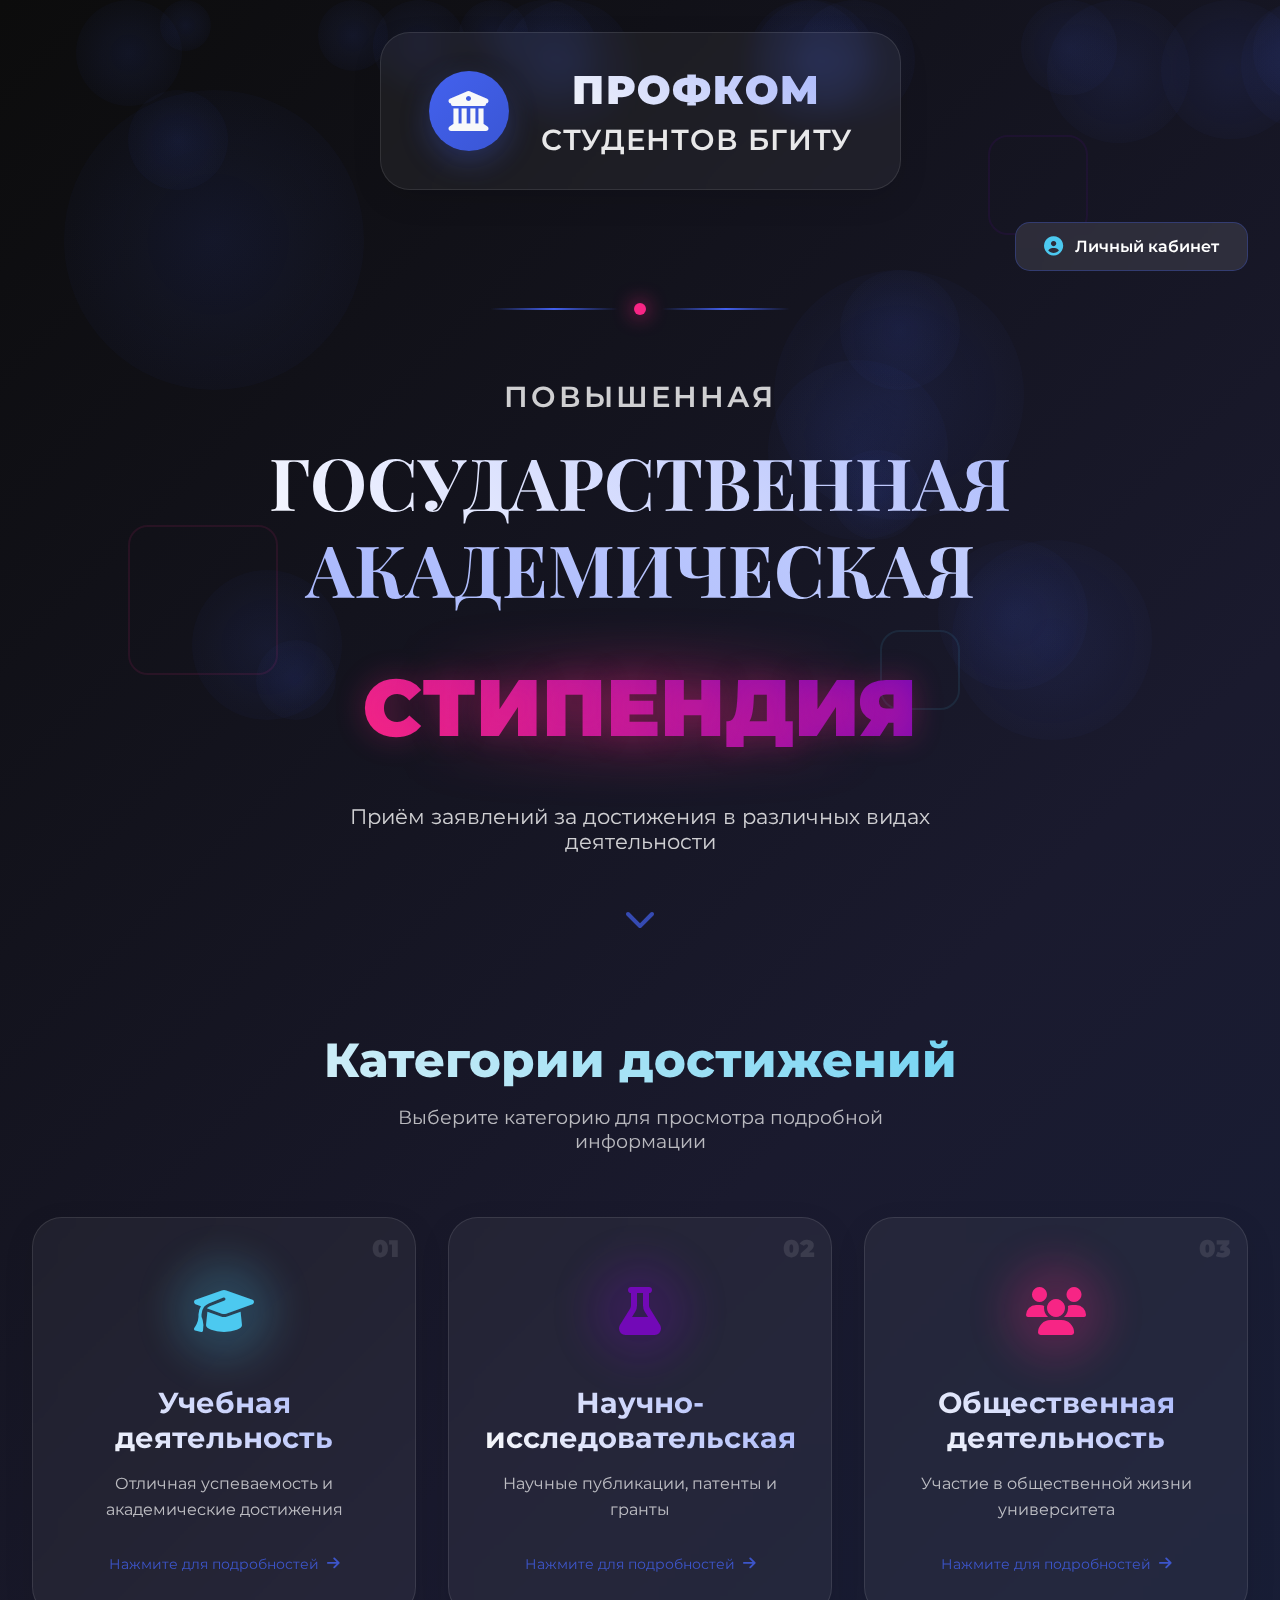
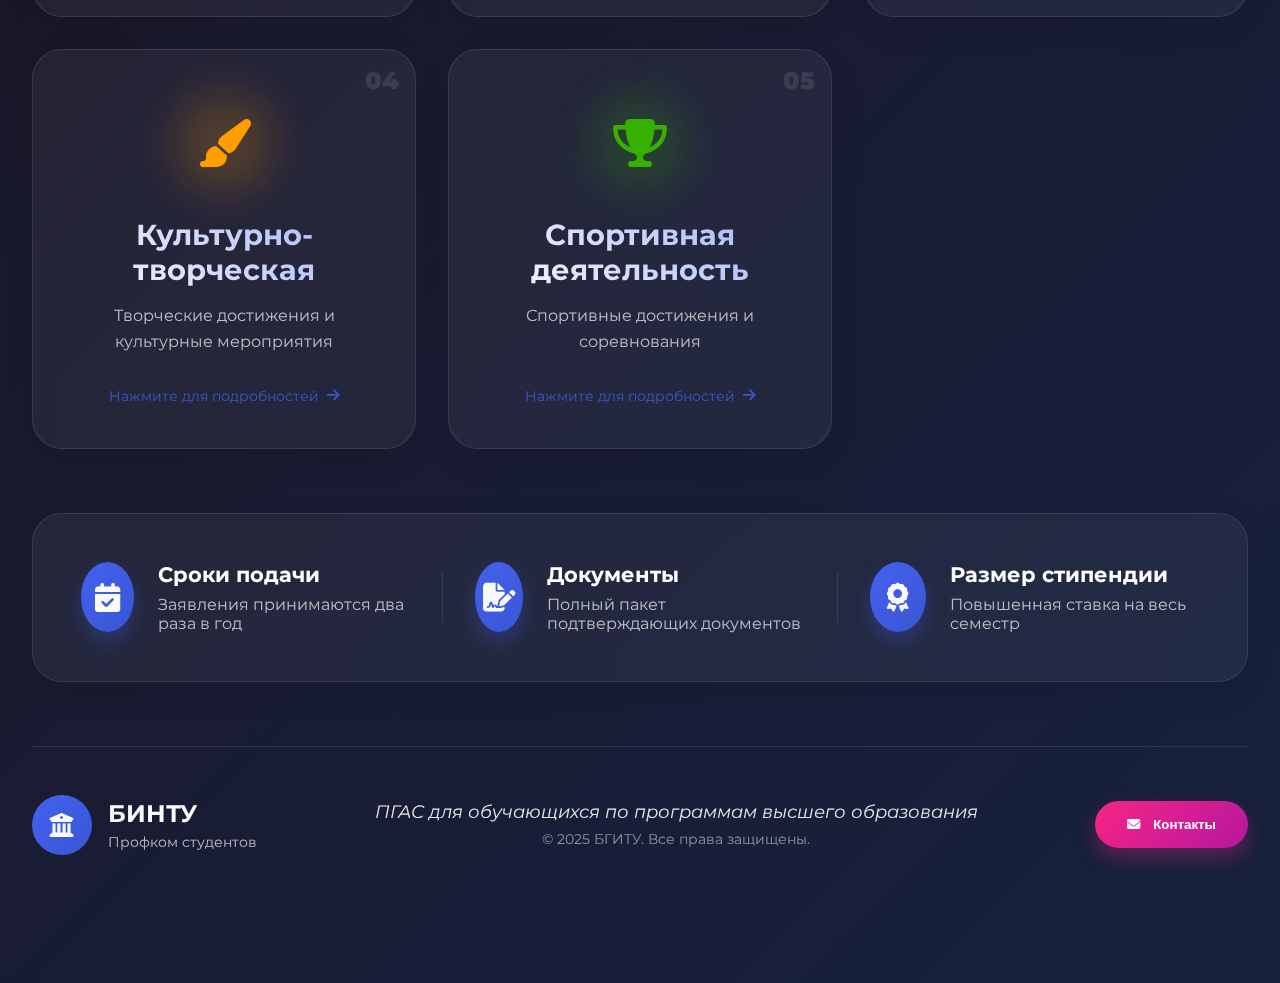
<file: index.html>
<!DOCTYPE html>
<html lang="ru">
<head>
    <meta charset="UTF-8">
    <meta name="viewport" content="width=device-width, initial-scale=1.0">
    <title>ПГАС БГИТУ | Повышенная государственная академическая стипендия</title>
    <link rel="stylesheet" href="style.css">
    <link rel="preconnect" href="https://fonts.googleapis.com">
    <link rel="preconnect" href="https://fonts.gstatic.com" crossorigin>
    <link href="https://fonts.googleapis.com/css2?family=Montserrat:wght@300;400;500;600;700;800;900&family=Playfair+Display:wght@400;500;600;700&display=swap" rel="stylesheet">
    <link rel="stylesheet" href="https://cdnjs.cloudflare.com/ajax/libs/font-awesome/6.4.0/css/all.min.css">
</head>
<body>
    <!-- Фоновые элементы -->
    <div class="background-elements">
        <div class="particle particle-1"></div>
        <div class="particle particle-2"></div>
        <div class="particle particle-3"></div>
        <div class="particle particle-4"></div>
        <div class="particle particle-5"></div>
        <div class="floating-shape shape-1"></div>
        <div class="floating-shape shape-2"></div>
        <div class="floating-shape shape-3"></div>
    </div>

    <!-- Главный контейнер -->
    <div class="main-container">
        <!-- Анимированный хедер -->
        <header class="main-header">
            <div class="header-content">
                <div class="logo-container">
                    <div class="logo-icon">
                        <i class="fas fa-university"></i>
                    </div>
                    <div class="logo-text">
                        <h1>ПРОФКОМ</h1>
                        <h2>СТУДЕНТОВ БГИТУ</h2>
                    </div>
                </div>
                <div class="header-actions">
                    <a href="dashboard.html" class="dashboard-btn">
                <i class="fas fa-user-circle"></i>
                <span>Личный кабинет</span>
            </a>
        </div>
                <div class="header-decoration">
                    <div class="decoration-line"></div>
                    <div class="decoration-dot"></div>
                    <div class="decoration-line"></div>
                </div>
            </div>
        </header>

        <!-- Герой-секция -->
        <section class="hero-section">
            <div class="hero-content">
                <div class="title-wrapper">
                    <h3 class="subtitle">ПОВЫШЕННАЯ</h3>
                    <h1 class="main-title">
                        <span class="title-word title-word-1">ГОСУДАРСТВЕННАЯ</span>
                        <span class="title-word title-word-2">АКАДЕМИЧЕСКАЯ</span>
                    </h1>
                    <h2 class="highlight-title">
                        <span class="highlight-text">СТИПЕНДИЯ</span>
                        <span class="highlight-glow"></span>
                    </h2>
                </div>

                <div class="hero-description">
                    <p>Приём заявлений за достижения в различных видах деятельности</p>
                    <div class="scroll-indicator">
                        <i class="fas fa-chevron-down"></i>
                    </div>
                </div>
            </div>
        </section>

        <!-- Сетка категорий стипендий -->
        <section class="categories-section">
            <div class="section-header">
                <h2 class="section-title">Категории достижений</h2>
                <p class="section-subtitle">Выберите категорию для просмотра подробной информации</p>
            </div>

            <div class="categories-grid">
    <!-- Учебная деятельность -->
    <div class="category-card" data-category="academic">
        <div class="card-inner">
            <div class="card-front">
                <div class="card-icon">
                    <i class="fas fa-graduation-cap"></i>
                    <div class="icon-glow"></div>
                </div>
                <div class="card-number">01</div>
                <h3 class="card-title">Учебная деятельность</h3>
                <p class="card-description">Отличная успеваемость и академические достижения</p>
                <div class="card-hint">
                    <span>Нажмите для подробностей</span>
                    <i class="fas fa-arrow-right"></i>
                </div>
            </div>
        </div>
        <div class="card-glow"></div>
        <!-- Hover контент -->
        <div class="card-hover-content">
            <h4>Основные критерии:</h4>
            <ul class="card-hover-list">
                <li>Отличная успеваемость</li>
                <li>Награды за проекты</li>
                <li>Победы в олимпиадах</li>
            </ul>
        </div>
    </div>

    <!-- Научно-исследовательская деятельность -->
    <div class="category-card" data-category="research">
        <div class="card-inner">
            <div class="card-front">
                <div class="card-icon">
                    <i class="fas fa-flask"></i>
                    <div class="icon-glow"></div>
                </div>
                <div class="card-number">02</div>
                <h3 class="card-title">Научно-исследовательская</h3>
                <p class="card-description">Научные публикации, патенты и гранты</p>
                <div class="card-hint">
                    <span>Нажмите для подробностей</span>
                    <i class="fas fa-arrow-right"></i>
                </div>
            </div>
        </div>
        <div class="card-glow"></div>
        <!-- Hover контент -->
        <div class="card-hover-content">
            <h4>Основные критерии:</h4>
            <ul class="card-hover-list">
                <li>Научные публикации</li>
                <li>Патенты и свидетельства</li>
                <li>Получение грантов</li>
            </ul>
        </div>
    </div>

    <!-- Общественная деятельность -->
    <div class="category-card" data-category="social">
        <div class="card-inner">
            <div class="card-front">
                <div class="card-icon">
                    <i class="fas fa-users"></i>
                    <div class="icon-glow"></div>
                </div>
                <div class="card-number">03</div>
                <h3 class="card-title">Общественная деятельность</h3>
                <p class="card-description">Участие в общественной жизни университета</p>
                <div class="card-hint">
                    <span>Нажмите для подробностей</span>
                    <i class="fas fa-arrow-right"></i>
                </div>
            </div>
        </div>
        <div class="card-glow"></div>
        <!-- Hover контент -->
        <div class="card-hover-content">
            <h4>Основные критерии:</h4>
            <ul class="card-hover-list">
                <li>Организация мероприятий</li>
                <li>Волонтерская деятельность</li>
                <li>Лидерские позиции</li>
            </ul>
        </div>
    </div>

    <!-- Культурно-творческая деятельность -->
    <div class="category-card" data-category="cultural">
        <div class="card-inner">
            <div class="card-front">
                <div class="card-icon">
                    <i class="fas fa-paint-brush"></i>
                    <div class="icon-glow"></div>
                </div>
                <div class="card-number">04</div>
                <h3 class="card-title">Культурно-творческая</h3>
                <p class="card-description">Творческие достижения и культурные мероприятия</p>
                <div class="card-hint">
                    <span>Нажмите для подробностей</span>
                    <i class="fas fa-arrow-right"></i>
                </div>
            </div>
        </div>
        <div class="card-glow"></div>
        <!-- Hover контент -->
        <div class="card-hover-content">
            <h4>Основные критерии:</h4>
            <ul class="card-hover-list">
                <li>Участие в конкурсах</li>
                <li>Творческие проекты</li>
                <li>Культурные мероприятия</li>
            </ul>
        </div>
    </div>

    <!-- Спортивная деятельность -->
    <div class="category-card" data-category="sport">
        <div class="card-inner">
            <div class="card-front">
                <div class="card-icon">
                    <i class="fas fa-trophy"></i>
                    <div class="icon-glow"></div>
                </div>
                <div class="card-number">05</div>
                <h3 class="card-title">Спортивная деятельность</h3>
                <p class="card-description">Спортивные достижения и соревнования</p>
                <div class="card-hint">
                    <span>Нажмите для подробностей</span>
                    <i class="fas fa-arrow-right"></i>
                </div>
            </div>
        </div>
        <div class="card-glow"></div>
        <!-- Hover контент -->
        <div class="card-hover-content">
            <h4>Основные критерии:</h4>
            <ul class="card-hover-list">
                <li>Спортивные награды</li>
                <li>Участие в соревнованиях</li>
                <li>Спортивные звания</li>
            </ul>
        </div>
    </div>
</div>
        <!-- Информационная панель -->
        <section class="info-panel">
            <div class="panel-content">
                <div class="info-item">
                    <div class="info-icon">
                        <i class="fas fa-calendar-check"></i>
                    </div>
                    <div class="info-text">
                        <h4>Сроки подачи</h4>
                        <p>Заявления принимаются два раза в год</p>
                    </div>
                </div>
                <div class="info-divider"></div>
                <div class="info-item">
                    <div class="info-icon">
                        <i class="fas fa-file-signature"></i>
                    </div>
                    <div class="info-text">
                        <h4>Документы</h4>
                        <p>Полный пакет подтверждающих документов</p>
                    </div>
                </div>
                <div class="info-divider"></div>
                <div class="info-item">
                    <div class="info-icon">
                        <i class="fas fa-award"></i>
                    </div>
                    <div class="info-text">
                        <h4>Размер стипендии</h4>
                        <p>Повышенная ставка на весь семестр</p>
                    </div>
                </div>
            </div>
        </section>

        <!-- Футер -->
        <footer class="main-footer">
            <div class="footer-content">
                <div class="footer-logo">
                    <div class="footer-icon">
                        <i class="fas fa-university"></i>
                    </div>
                    <div class="footer-text">
                        <h3>БИНТУ</h3>
                        <p>Профком студентов</p>
                    </div>
                </div>
                <div class="footer-info">
                    <p class="footer-note">ПГАС для обучающихся по программам высшего образования</p>
                    <p class="copyright">© 2025 БГИТУ. Все права защищены.</p>
                </div>
                <div class="footer-action">
                    <button class="contact-btn">
                        <i class="fas fa-envelope"></i>
                        <span>Контакты</span>
                    </button>
                </div>
            </div>
        </footer>
    </div>

    <!-- Модальное окно для детальной информации -->
    <div class="modal-overlay" id="modalOverlay">
        <div class="modal-container">
            <div class="modal-header">
                <h3 class="modal-title" id="modalTitle">Учебная деятельность</h3>
                <button class="modal-close" id="modalClose">
                    <i class="fas fa-times"></i>
                </button>
            </div>
            <div class="modal-content" id="modalContent">
                <!-- Контент будет загружаться динамически -->
            </div>
            <div class="modal-footer">
                <button class="modal-action-btn">
                    <i class="fas fa-download"></i>
                    Скачать требования
                </button>
                <button class="modal-action-btn secondary">
                    <i class="fas fa-question-circle"></i>
                    Задать вопрос
                </button>
            </div>
        </div>
    </div>

    <!-- Пузырьковая анимация -->
    <div class="bubbles">
        <div class="bubble"></div>
        <div class="bubble"></div>
        <div class="bubble"></div>
        <div class="bubble"></div>
        <div class="bubble"></div>
    </div>

    <script src="script.js"></script>
</body>
</html>
</file>
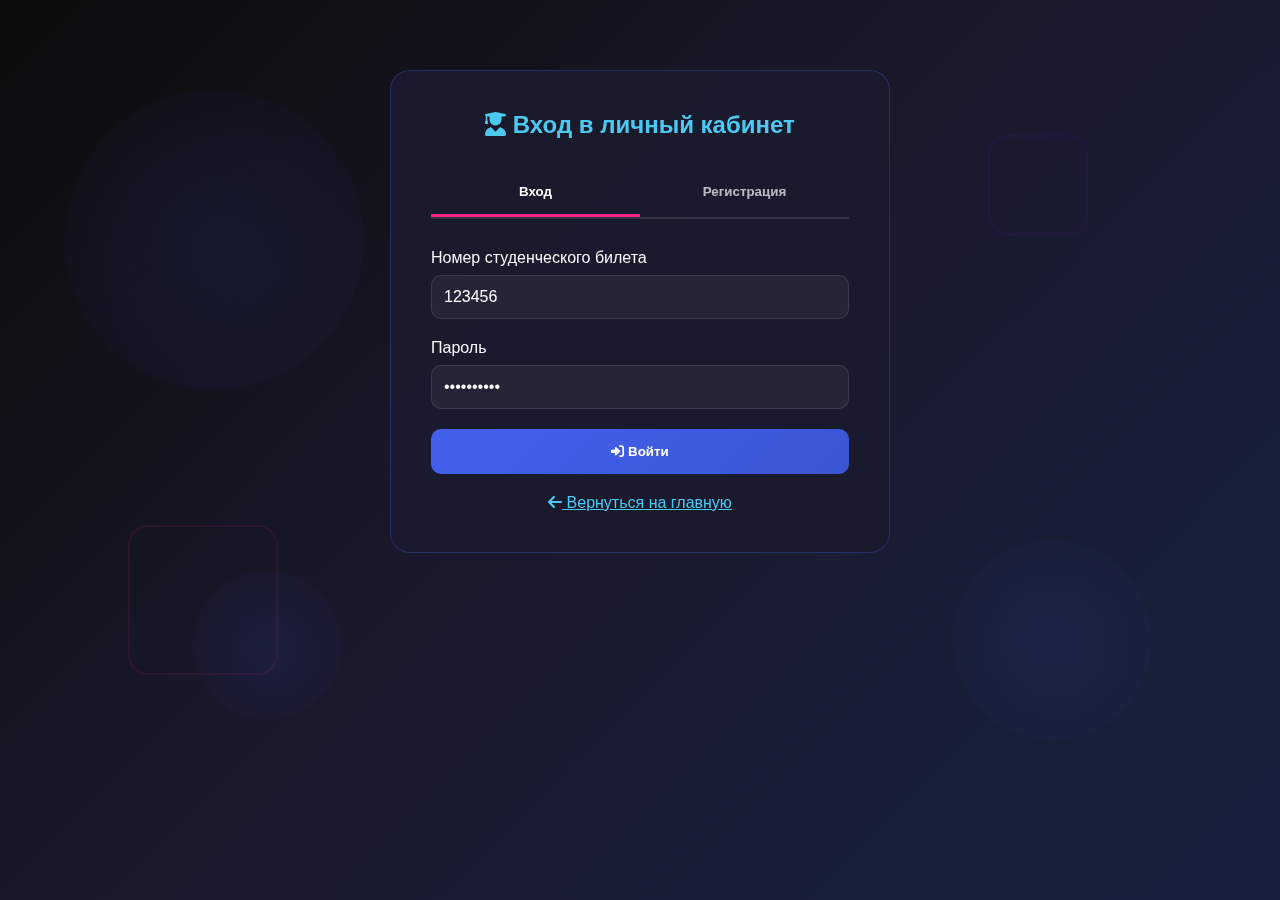
<file: dashboard.html>
<!DOCTYPE html>
<html lang="ru">
<head>
    <meta charset="UTF-8">
    <meta name="viewport" content="width=device-width, initial-scale=1.0">
    <title>Личный кабинет | ПГАС БГИТУ</title>
    <link rel="stylesheet" href="style.css">
    <link rel="stylesheet" href="https://cdnjs.cloudflare.com/ajax/libs/font-awesome/6.4.0/css/all.min.css">
    <style>
        /* Дополнительные стили для кабинета */
        .dashboard-container {
            max-width: 1200px;
            margin: 0 auto;
            padding: 20px;
        }
        
        .dashboard-header {
            display: flex;
            justify-content: space-between;
            align-items: center;
            margin-bottom: 40px;
            padding-bottom: 20px;
            border-bottom: 2px solid rgba(67, 97, 238, 0.3);
        }
        
        .user-info {
            display: flex;
            align-items: center;
            gap: 20px;
        }
        
        .user-avatar {
            width: 80px;
            height: 80px;
            background: linear-gradient(135deg, #4361ee, #3a56d4);
            border-radius: 50%;
            display: flex;
            align-items: center;
            justify-content: center;
            font-size: 2rem;
        }
        
        .logout-btn {
            padding: 10px 20px;
            background: linear-gradient(135deg, #f72585, #b5179e);
            color: white;
            border: none;
            border-radius: 10px;
            cursor: pointer;
            font-weight: 600;
        }
        
        .dashboard-grid {
            display: grid;
            grid-template-columns: 300px 1fr;
            gap: 30px;
        }
        
        .sidebar {
            background: rgba(255, 255, 255, 0.05);
            border-radius: 20px;
            padding: 25px;
            border: 1px solid rgba(255, 255, 255, 0.1);
        }
        
        .nav-item {
            display: flex;
            align-items: center;
            gap: 15px;
            padding: 15px;
            margin: 10px 0;
            border-radius: 10px;
            cursor: pointer;
            transition: all 0.3s ease;
            color: rgba(255, 255, 255, 0.8);
        }
        
        .nav-item:hover, .nav-item.active {
            background: rgba(67, 97, 238, 0.2);
            color: white;
        }
        
        .nav-item i {
            width: 20px;
            text-align: center;
        }
        
        .content-area {
            background: rgba(255, 255, 255, 0.05);
            border-radius: 20px;
            padding: 30px;
            border: 1px solid rgba(255, 255, 255, 0.1);
        }
        
        .content-section {
            display: none;
        }
        
        .content-section.active {
            display: block;
            animation: fadeIn 0.5s ease;
        }
        
        @keyframes fadeIn {
            from { opacity: 0; transform: translateY(10px); }
            to { opacity: 1; transform: translateY(0); }
        }
        
        .stats-cards {
            display: grid;
            grid-template-columns: repeat(auto-fit, minmax(200px, 1fr));
            gap: 20px;
            margin-bottom: 30px;
        }
        
        .stat-card {
            background: rgba(255, 255, 255, 0.05);
            border-radius: 15px;
            padding: 20px;
            text-align: center;
            border: 1px solid rgba(255, 255, 255, 0.1);
        }
        
        .stat-number {
            font-size: 2.5rem;
            font-weight: bold;
            margin: 10px 0;
        }
        
        .applications-table {
            width: 100%;
            border-collapse: collapse;
            margin-top: 20px;
        }
        
        .applications-table th {
            background: rgba(67, 97, 238, 0.2);
            padding: 15px;
            text-align: left;
            font-weight: 600;
        }
        
        .applications-table td {
            padding: 15px;
            border-bottom: 1px solid rgba(255, 255, 255, 0.1);
        }
        
        .status-badge {
            padding: 5px 12px;
            border-radius: 20px;
            font-size: 0.9rem;
            font-weight: 600;
        }
        
        .status-draft { background: rgba(255, 158, 0, 0.2); color: #ff9e00; }
        .status-submitted { background: rgba(76, 201, 240, 0.2); color: #4cc9f0; }
        .status-approved { background: rgba(56, 176, 0, 0.2); color: #38b000; }
        .status-rejected { background: rgba(247, 37, 133, 0.2); color: #f72585; }
        
        .new-application-form {
            max-width: 600px;
        }
        
        .form-group {
            margin-bottom: 20px;
        }
        
        .form-group label {
            display: block;
            margin-bottom: 8px;
            font-weight: 500;
        }
        
        .form-group input,
        .form-group select,
        .form-group textarea {
            width: 100%;
            padding: 12px;
            background: rgba(255, 255, 255, 0.05);
            border: 1px solid rgba(255, 255, 255, 0.1);
            border-radius: 10px;
            color: white;
            font-size: 1rem;
        }
        
        .form-group textarea {
            min-height: 150px;
            resize: vertical;
        }
        
        .submit-btn {
            padding: 15px 30px;
            background: linear-gradient(135deg, #4361ee, #3a56d4);
            color: white;
            border: none;
            border-radius: 10px;
            font-weight: 600;
            cursor: pointer;
            transition: all 0.3s ease;
        }
        
        .submit-btn:hover {
            transform: translateY(-2px);
            box-shadow: 0 10px 20px rgba(67, 97, 238, 0.3);
        }
        
        .auth-container {
            max-width: 500px;
            margin: 50px auto;
            padding: 40px;
            background: rgba(26, 26, 46, 0.95);
            border-radius: 20px;
            border: 1px solid rgba(67, 97, 238, 0.3);
            text-align: center;
        }
        
        .auth-tabs {
            display: flex;
            margin-bottom: 30px;
            border-bottom: 2px solid rgba(255, 255, 255, 0.1);
        }
        
        .auth-tab {
            flex: 1;
            padding: 15px;
            background: none;
            border: none;
            color: rgba(255, 255, 255, 0.7);
            font-weight: 600;
            cursor: pointer;
            border-bottom: 3px solid transparent;
        }
        
        .auth-tab.active {
            color: white;
            border-bottom-color: #f72585;
        }
        
        .auth-form {
            display: none;
            text-align: left;
        }
        
        .auth-form.active {
            display: block;
        }
        
        .cancel-btn {
            padding: 12px 25px;
            background: rgba(255, 255, 255, 0.1);
            color: white;
            border: 1px solid rgba(255, 255, 255, 0.2);
            border-radius: 10px;
            font-weight: 600;
            cursor: pointer;
            transition: all 0.3s ease;
            width: 100%;
            margin-top: 10px;
        }
        
        .cancel-btn:hover {
            background: rgba(255, 255, 255, 0.2);
        }
        
        .notification {
            position: fixed;
            top: 20px;
            right: 20px;
            padding: 15px 20px;
            border-radius: 10px;
            color: white;
            font-weight: 600;
            display: flex;
            align-items: center;
            gap: 15px;
            z-index: 10000;
            animation: slideIn 0.3s ease;
            max-width: 400px;
        }
        
        .notification-success {
            background: linear-gradient(135deg, #38b000, #2d9100);
        }
        
        .notification-error {
            background: linear-gradient(135deg, #f72585, #d1146e);
        }
        
        .notification-info {
            background: linear-gradient(135deg, #4361ee, #3a56d4);
        }
        
        .notification button {
            background: none;
            border: none;
            color: white;
            font-size: 20px;
            cursor: pointer;
        }
        
        @keyframes slideIn {
            from { transform: translateX(100%); opacity: 0; }
            to { transform: translateX(0); opacity: 1; }
        }
        
        .form-row {
            display: grid;
            grid-template-columns: 1fr 1fr;
            gap: 20px;
        }
        
        .action-btn {
            padding: 8px 12px;
            background: rgba(67, 97, 238, 0.2);
            color: white;
            border: none;
            border-radius: 6px;
            cursor: pointer;
            margin: 0 5px;
            transition: all 0.3s ease;
        }
        
        .action-btn:hover {
            background: rgba(67, 97, 238, 0.4);
        }
        
        .action-btn:disabled {
            opacity: 0.5;
            cursor: not-allowed;
        }
    </style>
</head>
<body>
    <!-- Фоновые элементы (как в index.html) -->
    <div class="background-elements">
        <div class="particle particle-1"></div>
        <div class="particle particle-2"></div>
        <div class="particle particle-3"></div>
        <div class="floating-shape shape-1"></div>
        <div class="floating-shape shape-2"></div>
    </div>
    
    <!-- Главный контейнер -->
    <div class="dashboard-container">
        <!-- Если пользователь не авторизован -->
        <div id="authSection" class="auth-container">
            <h2 style="margin-bottom: 30px; color: #4cc9f0;">
                <i class="fas fa-user-graduate"></i> Вход в личный кабинет
            </h2>
            
            <div class="auth-tabs">
                <button class="auth-tab active" onclick="showTab('login')">Вход</button>
                <button class="auth-tab" onclick="showTab('register')">Регистрация</button>
            </div>
            
            <!-- Форма входа -->
            <form id="loginForm" class="auth-form active">
                <div class="form-group">
                    <label>Номер студенческого билета</label>
                    <input type="text" id="loginStudentId" placeholder="123456" value="123456" required>
                </div>
                <div class="form-group">
                    <label>Пароль</label>
                    <input type="password" id="loginPassword" placeholder="Введите пароль" value="student123" required>
                </div>
                <button type="submit" class="submit-btn" style="width: 100%;">
                    <i class="fas fa-sign-in-alt"></i> Войти
                </button>
                
                <p style="margin-top: 20px; text-align: center;">
                    <a href="index.html" style="color: #4cc9f0;">
                        <i class="fas fa-arrow-left"></i> Вернуться на главную
                    </a>
                </p>
            </form>
            
            <!-- Форма регистрации -->
            <form id="registerForm" class="auth-form">
                <div class="form-group">
                    <label>Номер студенческого *</label>
                    <input type="text" id="regStudentId" placeholder="123456" required>
                </div>
                
                <div class="form-group">
                    <label>Email *</label>
                    <input type="email" id="regEmail" placeholder="student@bintu.ru" required>
                </div>
                
                <div class="form-group">
                    <label>Пароль *</label>
                    <input type="password" id="regPassword" placeholder="Минимум 6 символов" required minlength="6">
                </div>
                
                <div class="form-group">
                    <label>ФИО *</label>
                    <input type="text" id="regFullName" placeholder="Иванов Иван Иванович" required>
                </div>
                
                <div class="form-group">
                    <label>Факультет *</label>
                    <select id="regFaculty" required>
                        <option value="">Выберите факультет</option>
                        <option value="ИТ">Информационные технологии</option>
                        <option value="СТРОИТ">Строительный</option>
                        <option value="ЭКОНОМ">Экономический</option>
                        <option value="МЕХ">Механический</option>
                        <option value="ЭНЕРГ">Энергетический</option>
                    </select>
                </div>
                
                <div class="form-row">
                    <div class="form-group">
                        <label>Группа *</label>
                        <input type="text" id="regGroup" placeholder="ИТ-101" required>
                    </div>
                    
                    <div class="form-group">
                        <label>Курс *</label>
                        <select id="regCourse" required>
                            <option value="">Выберите курс</option>
                            <option value="1">1 курс</option>
                            <option value="2">2 курс</option>
                            <option value="3">3 курс</option>
                            <option value="4">4 курс</option>
                        </select>
                    </div>
                </div>
                
                <div class="form-group">
                    <label>Телефон</label>
                    <input type="tel" id="regPhone" placeholder="+7 (999) 123-45-67">
                </div>
                
                <button type="submit" class="submit-btn" style="width: 100%;">
                    <i class="fas fa-user-plus"></i> Зарегистрироваться
                </button>
                
                <button type="button" class="cancel-btn" onclick="showTab('login')">
                    <i class="fas fa-arrow-left"></i> Назад ко входу
                </button>
            </form>
        </div>
        
        <!-- Личный кабинет (показывается после входа) -->
        <div id="dashboardSection" style="display: none;">
            <!-- Хедер кабинета -->
            <div class="dashboard-header">
                <div class="user-info">
                    <div class="user-avatar">
                        <i class="fas fa-user-graduate"></i>
                    </div>
                    <div>
                        <h2 id="userName">Иван Иванов</h2>
                        <p id="userInfo">ИТ-101 | 2 курс</p>
                    </div>
                </div>
                <button class="logout-btn" onclick="logout()">
                    <i class="fas fa-sign-out-alt"></i> Выйти
                </button>
            </div>
            
            <!-- Основной контент -->
            <div class="dashboard-grid">
                <!-- Боковая панель -->
                <div class="sidebar">
                    <div class="nav-item active" onclick="showSection('overview')">
                        <i class="fas fa-home"></i>
                        <span>Обзор</span>
                    </div>
                    <div class="nav-item" onclick="showSection('applications')">
                        <i class="fas fa-file-alt"></i>
                        <span>Мои заявки</span>
                    </div>
                    <div class="nav-item" onclick="showSection('newApplication')">
                        <i class="fas fa-plus-circle"></i>
                        <span>Новая заявка</span>
                    </div>
                    <div class="nav-item" onclick="showSection('profile')">
                        <i class="fas fa-user-cog"></i>
                        <span>Профиль</span>
                    </div>
                </div>
                
                <!-- Область контента -->
                <div class="content-area">
                    <!-- Обзор -->
                    <div id="overviewSection" class="content-section active">
                        <h3 style="margin-bottom: 20px;">
                            <i class="fas fa-tachometer-alt"></i> Обзор
                        </h3>
                        
                        <div class="stats-cards">
                            <div class="stat-card">
                                <i class="fas fa-file-alt" style="font-size: 2rem; color: #4cc9f0;"></i>
                                <div class="stat-number" id="totalApps">0</div>
                                <p>Всего заявок</p>
                            </div>
                            <div class="stat-card">
                                <i class="fas fa-clock" style="font-size: 2rem; color: #ff9e00;"></i>
                                <div class="stat-number" id="pendingApps">0</div>
                                <p>На рассмотрении</p>
                            </div>
                            <div class="stat-card">
                                <i class="fas fa-check-circle" style="font-size: 2rem; color: #38b000;"></i>
                                <div class="stat-number" id="approvedApps">0</div>
                                <p>Одобрено</p>
                            </div>
                            <div class="stat-card">
                                <i class="fas fa-star" style="font-size: 2rem; color: #f72585;"></i>
                                <div class="stat-number" id="totalPoints">0</div>
                                <p>Всего баллов</p>
                            </div>
                        </div>
                        
                        <div style="background: rgba(67, 97, 238, 0.1); padding: 20px; border-radius: 10px; margin-top: 30px;">
                            <h4 style="margin-bottom: 15px; color: #4cc9f0;">
                                <i class="fas fa-lightbulb"></i> Советы по подаче заявки:
                            </h4>
                            <ul style="list-style: none; padding: 0;">
                                <li style="margin-bottom: 10px; padding-left: 25px; position: relative;">
                                    <i class="fas fa-check" style="position: absolute; left: 0; color: #38b000;"></i>
                                    Подготавливайте все документы заранее
                                </li>
                                <li style="margin-bottom: 10px; padding-left: 25px; position: relative;">
                                    <i class="fas fa-check" style="position: absolute; left: 0; color: #38b000;"></i>
                                    Описывайте достижения подробно
                                </li>
                                <li style="margin-bottom: 10px; padding-left: 25px; position: relative;">
                                    <i class="fas fa-check" style="position: absolute; left: 0; color: #38b000;"></i>
                                    Следите за сроками подачи
                                </li>
                            </ul>
                        </div>
                    </div>
                    
                    <!-- Мои заявки -->
                    <div id="applicationsSection" class="content-section">
                        <h3 style="margin-bottom: 20px;">
                            <i class="fas fa-file-alt"></i> Мои заявки на стипендию
                        </h3>
                        
                        <button class="submit-btn" onclick="showSection('newApplication')">
                            <i class="fas fa-plus"></i> Новая заявка
                        </button>
                        
                        <div id="applicationsList" style="margin-top: 20px;">
                            <div style="text-align: center; padding: 40px; color: rgba(255, 255, 255, 0.6);">
                                <i class="fas fa-file-alt" style="font-size: 3rem; margin-bottom: 20px;"></i>
                                <p>Загрузка заявок...</p>
                            </div>
                        </div>
                    </div>
                    
                    <!-- Новая заявка -->
                    <div id="newApplicationSection" class="content-section">
                        <h3 style="margin-bottom: 20px;">
                            <i class="fas fa-plus-circle"></i> Новая заявка на стипендию
                        </h3>
                        
                        <form id="newApplicationForm" class="new-application-form">
                            <div class="form-group">
                                <label>Категория стипендии *</label>
                                <select id="applicationCategory" required>
                                    <option value="">Выберите категорию</option>
                                    <option value="academic">Учебная деятельность</option>
                                    <option value="research">Научно-исследовательская</option>
                                    <option value="social">Общественная деятельность</option>
                                    <option value="cultural">Культурно-творческая</option>
                                    <option value="sport">Спортивная деятельность</option>
                                </select>
                            </div>
                            
                            <div class="form-group">
                                <label>Семестр *</label>
                                <select id="applicationSemester" required>
                                    <option value="">Выберите семестр</option>
                                    <option value="2024-осень">2024-осень</option>
                                    <option value="2025-весна">2025-весна</option>
                                    <option value="2025-осень">2025-осень</option>
                                    <option value="2026-весна">2026-весна</option>
                                </select>
                            </div>
                            
                            <div class="form-group">
                                <label>Описание достижений *</label>
                                <textarea id="applicationDescription" 
                                         placeholder="Подробно опишите ваши достижения в выбранной категории. Например:
• Какие мероприятия организовали
• Какие награды получили
• В каких конкурсах участвовали
• Какие результаты достигли" 
                                         required></textarea>
                            </div>
                            
                            <div class="form-group">
                                <label>Документы (опционально)</label>
                                <input type="text" id="applicationDocuments" 
                                      placeholder="Ссылки на документы через запятую">
                                <small style="color: rgba(255, 255, 255, 0.6); display: block; margin-top: 5px;">
                                    Пример: https://drive.google.com/file1.pdf, https://drive.google.com/file2.jpg
                                </small>
                            </div>
                            
                            <div style="display: flex; gap: 15px; margin-top: 30px;">
                                <button type="submit" class="submit-btn" style="flex: 2;">
                                    <i class="fas fa-paper-plane"></i> Отправить заявку
                                </button>
                                <button type="button" class="cancel-btn" onclick="showSection('applications')" style="flex: 1;">
                                    <i class="fas fa-times"></i> Отмена
                                </button>
                            </div>
                        </form>
                    </div>
                    
                    <!-- Профиль -->
                    <div id="profileSection" class="content-section">
                        <h3 style="margin-bottom: 20px;">
                            <i class="fas fa-user-cog"></i> Настройки профиля
                        </h3>
                        
                        <form id="profileForm">
                            <div class="form-group">
                                <label>Email</label>
                                <input type="email" id="profileEmail" placeholder="student@bintu.ru">
                            </div>
                            <div class="form-group">
                                <label>Телефон</label>
                                <input type="tel" id="profilePhone" placeholder="+7 (999) 123-45-67">
                            </div>
                            <div class="form-group">
                                <label>Новый пароль</label>
                                <input type="password" id="newPassword" placeholder="Оставьте пустым, если не хотите менять">
                            </div>
                            <div class="form-group">
                                <label>Подтвердите пароль</label>
                                <input type="password" id="confirmPassword" placeholder="Повторите новый пароль">
                            </div>
                            <button type="submit" class="submit-btn">
                                <i class="fas fa-save"></i> Сохранить изменения
                            </button>
                        </form>
                    </div>
                </div>
            </div>
        </div>
    </div>

    <script>
        // ==============================================
        // ПРОСТОЙ РАБОЧИЙ ЛИЧНЫЙ КАБИНЕТ
        // ==============================================
        
        console.log('🚀 Личный кабинет загружен!');
        
        let currentUser = null;
        let applications = [];
        
        // Загружаем данные при старте
        document.addEventListener('DOMContentLoaded', function() {
            console.log('DOM загружен, инициализируем кабинет...');
            
            // Проверяем, есть ли сохраненный пользователь
            const savedUser = localStorage.getItem('user');
            if (savedUser) {
                try {
                    currentUser = JSON.parse(savedUser);
                    console.log('Найден пользователь:', currentUser);
                    showDashboard();
                    loadData();
                } catch (e) {
                    console.error('Ошибка парсинга пользователя:', e);
                    showAuth();
                }
            } else {
                showAuth();
            }
            
            setupEventListeners();
        });
        
        // Показать авторизацию
        function showAuth() {
            console.log('Показываем авторизацию');
            document.getElementById('authSection').style.display = 'block';
            document.getElementById('dashboardSection').style.display = 'none';
            showTab('login');
        }
        
        // Показать личный кабинет
        function showDashboard() {
            console.log('Показываем личный кабинет для:', currentUser);
            document.getElementById('authSection').style.display = 'none';
            document.getElementById('dashboardSection').style.display = 'block';
            
            if (currentUser) {
                document.getElementById('userName').textContent = currentUser.full_name || 'Студент';
                document.getElementById('userInfo').textContent = 
                    (currentUser.group_name || 'Группа') + ' | ' + 
                    (currentUser.course || 'Курс') + ' курс';
            }
            
            showSection('overview');
        }
        
        // Показать вкладку входа/регистрации
        function showTab(tabName) {
            console.log('Показываем вкладку:', tabName);
            
            // Убрать активный класс у всех вкладок
            document.querySelectorAll('.auth-tab').forEach(tab => {
                tab.classList.remove('active');
            });
            
            // Скрыть все формы
            document.querySelectorAll('.auth-form').forEach(form => {
                form.classList.remove('active');
            });
            
            // Активировать выбранную вкладку
            const tabs = document.querySelectorAll('.auth-tab');
            tabs.forEach(tab => {
                if (tab.textContent.includes(tabName === 'login' ? 'Вход' : 'Регистрация')) {
                    tab.classList.add('active');
                }
            });
            
            // Показать выбранную форму
            const form = document.getElementById(tabName + 'Form');
            if (form) {
                form.classList.add('active');
            }
        }
        
        // Показать секцию в личном кабинете
        function showSection(sectionId) {
            console.log('Переходим в раздел:', sectionId);
            
            // Скрыть все секции
            document.querySelectorAll('.content-section').forEach(section => {
                section.classList.remove('active');
                section.style.display = 'none';
            });
            
            // Убрать активный класс у всех пунктов меню
            document.querySelectorAll('.nav-item').forEach(item => {
                item.classList.remove('active');
            });
            
            // Показать выбранную секцию
            const section = document.getElementById(sectionId + 'Section');
            if (section) {
                section.classList.add('active');
                section.style.display = 'block';
            }
            
            // Активировать пункт меню
            const menuItems = document.querySelectorAll('.nav-item');
            menuItems.forEach(item => {
                if (item.querySelector('span').textContent.includes(getSectionName(sectionId))) {
                    item.classList.add('active');
                }
            });
            
            // Загрузить данные для секции
            if (sectionId === 'overview') {
                updateOverview();
            } else if (sectionId === 'applications') {
                loadApplications();
            } else if (sectionId === 'profile') {
                setupProfileForm();
            }
        }
        
        // Получить название раздела
        function getSectionName(sectionId) {
            const names = {
                'overview': 'Обзор',
                'applications': 'Мои заявки',
                'newApplication': 'Новая заявка',
                'profile': 'Профиль'
            };
            return names[sectionId] || sectionId;
        }
        
        // Загрузить данные
        function loadData() {
            console.log('Загружаем данные...');
            
            // Загружаем заявки из localStorage
            const savedApps = localStorage.getItem('user_applications');
            if (savedApps) {
                applications = JSON.parse(savedApps);
            } else {
                // Тестовые данные
                applications = [
                    {
                        id: 1,
                        category: 'academic',
                        semester: '2024-осень',
                        status: 'submitted',
                        points: 85,
                        description: 'Отличная успеваемость, средний балл 4.9',
                        created_at: new Date().toISOString()
                    },
                    {
                        id: 2,
                        category: 'social',
                        semester: '2024-осень',
                        status: 'approved',
                        points: 70,
                        description: 'Организация студенческого фестиваля',
                        created_at: new Date(Date.now() - 7 * 24 * 60 * 60 * 1000).toISOString()
                    }
                ];
                localStorage.setItem('user_applications', JSON.stringify(applications));
            }
            
            updateOverview();
        }
        
        // Обновить обзор
        function updateOverview() {
            const total = applications.length;
            const pending = applications.filter(app => app.status === 'submitted').length;
            const approved = applications.filter(app => app.status === 'approved').length;
            const totalPoints = applications.reduce((sum, app) => sum + (app.points || 0), 0);
            
            document.getElementById('totalApps').textContent = total;
            document.getElementById('pendingApps').textContent = pending;
            document.getElementById('approvedApps').textContent = approved;
            document.getElementById('totalPoints').textContent = totalPoints;
        }
        
        // Загрузить список заявок
        function loadApplications() {
            const container = document.getElementById('applicationsList');
            
            if (applications.length === 0) {
                container.innerHTML = `
                    <div style="text-align: center; padding: 60px 20px; color: rgba(255, 255, 255, 0.6);">
                        <i class="fas fa-file-alt" style="font-size: 4rem; margin-bottom: 20px; opacity: 0.3;"></i>
                        <h4>Заявок пока нет</h4>
                        <p style="margin-bottom: 20px;">Создайте свою первую заявку на стипендию!</p>
                        <button class="submit-btn" onclick="showSection('newApplication')" style="width: auto;">
                            <i class="fas fa-plus"></i> Создать заявку
                        </button>
                    </div>
                `;
                return;
            }
            
            const tableHTML = `
                <div style="overflow-x: auto;">
                    <table class="applications-table">
                        <thead>
                            <tr>
                                <th>Категория</th>
                                <th>Семестр</th>
                                <th>Статус</th>
                                <th>Баллы</th>
                                <th>Дата подачи</th>
                            </tr>
                        </thead>
                        <tbody>
                            ${applications.map(app => `
                                <tr>
                                    <td>${getCategoryName(app.category)}</td>
                                    <td>${app.semester}</td>
                                    <td>
                                        <span class="status-badge status-${app.status}">
                                            ${getStatusText(app.status)}
                                        </span>
                                    </td>
                                    <td>${app.points || 0}</td>
                                    <td>${new Date(app.created_at).toLocaleDateString('ru-RU')}</td>
                                </tr>
                            `).join('')}
                        </tbody>
                    </table>
                </div>
            `;
            
            container.innerHTML = tableHTML;
        }
        
        // Настроить форму профиля
        function setupProfileForm() {
            const form = document.getElementById('profileForm');
            if (!form) return;
            
            // Заполняем данные
            document.getElementById('profileEmail').value = currentUser.email || '';
            document.getElementById('profilePhone').value = currentUser.phone || '';
            
            // Очищаем пароли
            document.getElementById('newPassword').value = '';
            document.getElementById('confirmPassword').value = '';
        }
        
        // Настройка обработчиков событий
        function setupEventListeners() {
            console.log('Настраиваем обработчики событий');
            
            // Вход
            document.getElementById('loginForm').addEventListener('submit', function(e) {
                e.preventDefault();
                console.log('Попытка входа');
                
                const studentId = document.getElementById('loginStudentId').value;
                const password = document.getElementById('loginPassword').value;
                
                // Простая проверка
                if (studentId === '123456' && password === 'student123') {
                    // Создаем тестового пользователя
                    currentUser = {
                        id: 1,
                        student_id: '123456',
                        email: 'student@bintu.ru',
                        full_name: 'Иванов Иван',
                        faculty: 'ИТ',
                        group_name: 'ИТ-101',
                        course: 2,
                        phone: '+7 (999) 123-45-67'
                    };
                    
                    localStorage.setItem('user', JSON.stringify(currentUser));
                    showDashboard();
                    loadData();
                    showNotification('Вход выполнен успешно!', 'success');
                } else {
                    showNotification('Неверные данные для входа!', 'error');
                }
            });
            
            // Регистрация
            document.getElementById('registerForm').addEventListener('submit', function(e) {
                e.preventDefault();
                console.log('Попытка регистрации');
                
                const studentId = document.getElementById('regStudentId').value;
                const email = document.getElementById('regEmail').value;
                const password = document.getElementById('regPassword').value;
                const fullName = document.getElementById('regFullName').value;
                const faculty = document.getElementById('regFaculty').value;
                const group = document.getElementById('regGroup').value;
                const course = document.getElementById('regCourse').value;
                const phone = document.getElementById('regPhone').value;
                
                // Простая валидация
                if (password.length < 6) {
                    showNotification('Пароль должен быть не менее 6 символов', 'error');
                    return;
                }
                
                if (!studentId || !email || !fullName || !faculty || !group || !course) {
                    showNotification('Заполните все обязательные поля', 'error');
                    return;
                }
                
                // Создаем нового пользователя
                currentUser = {
                    id: Date.now(),
                    student_id: studentId,
                    email: email,
                    full_name: fullName,
                    faculty: faculty,
                    group_name: group,
                    course: parseInt(course),
                    phone: phone
                };
                
                localStorage.setItem('user', JSON.stringify(currentUser));
                showDashboard();
                loadData();
                showNotification('Регистрация успешна!', 'success');
                
                // Переключаемся на вкладку входа
                showTab('login');
            });
            
            // Новая заявка
            document.getElementById('newApplicationForm').addEventListener('submit', function(e) {
                e.preventDefault();
                console.log('Создание новой заявки');
                
                const category = document.getElementById('applicationCategory').value;
                const semester = document.getElementById('applicationSemester').value;
                const description = document.getElementById('applicationDescription').value;
                
                if (!category || !semester || !description) {
                    showNotification('Заполните все обязательные поля', 'error');
                    return;
                }
                
                // Создаем новую заявку
                const newApp = {
                    id: Date.now(),
                    category: category,
                    semester: semester,
                    description: description,
                    status: 'submitted',
                    points: 0,
                    created_at: new Date().toISOString()
                };
                
                applications.push(newApp);
                localStorage.setItem('user_applications', JSON.stringify(applications));
                
                showNotification('Заявка создана успешно!', 'success');
                showSection('applications');
                
                // Очищаем форму
                this.reset();
            });
            
            // Обновление профиля
            document.getElementById('profileForm').addEventListener('submit', function(e) {
                e.preventDefault();
                
                const email = document.getElementById('profileEmail').value;
                const phone = document.getElementById('profilePhone').value;
                const newPassword = document.getElementById('newPassword').value;
                const confirmPassword = document.getElementById('confirmPassword').value;
                
                if (newPassword && newPassword !== confirmPassword) {
                    showNotification('Пароли не совпадают', 'error');
                    return;
                }
                
                // Обновляем данные пользователя
                currentUser.email = email;
                currentUser.phone = phone;
                
                if (newPassword) {
                    // Здесь обычно хеширование пароля
                    console.log('Пароль изменен');
                }
                
                localStorage.setItem('user', JSON.stringify(currentUser));
                
                // Обновляем отображение
                document.getElementById('userName').textContent = currentUser.full_name;
                document.getElementById('userInfo').textContent = 
                    currentUser.group_name + ' | ' + currentUser.course + ' курс';
                
                showNotification('Профиль обновлен', 'success');
                
                // Очищаем поля паролей
                document.getElementById('newPassword').value = '';
                document.getElementById('confirmPassword').value = '';
            });
        }
        
        // Вспомогательные функции
        function getCategoryName(categoryId) {
            const categories = {
                'academic': 'Учебная',
                'research': 'Научная',
                'social': 'Общественная',
                'cultural': 'Культурная',
                'sport': 'Спортивная'
            };
            return categories[categoryId] || categoryId;
        }
        
        function getStatusText(status) {
            const statuses = {
                'draft': 'Черновик',
                'submitted': 'На рассмотрении',
                'approved': 'Одобрено',
                'rejected': 'Отклонено'
            };
            return statuses[status] || status;
        }
        
        // Показать уведомление
        function showNotification(message, type = 'info') {
            // Удаляем предыдущие уведомления
            document.querySelectorAll('.notification').forEach(n => n.remove());
            
            const notification = document.createElement('div');
            notification.className = `notification notification-${type}`;
            notification.innerHTML = `
                <span>${message}</span>
                <button onclick="this.parentElement.remove()">×</button>
            `;
            
            document.body.appendChild(notification);
            
            setTimeout(() => {
                if (notification.parentElement) {
                    notification.remove();
                }
            }, 5000);
        }
        
        // Выход
        function logout() {
            localStorage.removeItem('user');
            currentUser = null;
            showAuth();
            showNotification('Вы вышли из системы', 'info');
        }
        
        // Глобальные функции
        window.showTab = showTab;
        window.showSection = showSection;
        window.logout = logout;
        
        console.log('✅ Личный кабинет инициализирован!');
    </script>
</body>
</html>
</file>
<file: style.css>
/* Глобальные переменные и настройки */
:root {
    --primary: #4361ee;
    --primary-dark: #3a56d4;
    --secondary: #7209b7;
    --accent: #f72585;
    --success: #4cc9f0;
    --light: #f8f9fa;
    --dark: #212529;
    --gradient-primary: linear-gradient(135deg, #4361ee, #3a56d4);
    --gradient-secondary: linear-gradient(135deg, #7209b7, #560bad);
    --gradient-accent: linear-gradient(135deg, #f72585, #b5179e);
    --shadow: 0 10px 30px rgba(0, 0, 0, 0.1);
    --shadow-lg: 0 20px 50px rgba(0, 0, 0, 0.15);
    --shadow-hover: 0 30px 60px rgba(0, 0, 0, 0.2);
    --radius: 20px;
    --radius-lg: 30px;
    --transition: all 0.4s cubic-bezier(0.4, 0, 0.2, 1);
}

/* Сброс и базовые стили */
* {
    margin: 0;
    padding: 0;
    box-sizing: border-box;
}

html {
    scroll-behavior: smooth;
}

body {
    font-family: 'Montserrat', sans-serif;
    background: linear-gradient(135deg, #0c0c0c, #1a1a2e, #16213e);
    color: var(--light);
    min-height: 100vh;
    overflow-x: hidden;
    position: relative;
}

/* Фоновые элементы */
.background-elements {
    position: fixed;
    top: 0;
    left: 0;
    width: 100%;
    height: 100%;
    z-index: -2;
    overflow: hidden;
}

.particle {
    position: absolute;
    border-radius: 50%;
    background: radial-gradient(circle, var(--primary), transparent);
    opacity: 0.1;
    animation: float 20s infinite linear;
}

.particle-1 { width: 300px; height: 300px; top: 10%; left: 5%; animation-delay: 0s; }
.particle-2 { width: 200px; height: 200px; top: 60%; right: 10%; animation-delay: -5s; }
.particle-3 { width: 150px; height: 150px; bottom: 20%; left: 15%; animation-delay: -10s; }
.particle-4 { width: 250px; height: 250px; top: 30%; right: 20%; animation-delay: -15s; }
.particle-5 { width: 180px; height: 180px; bottom: 40%; left: 60%; animation-delay: -7s; }

.floating-shape {
    position: absolute;
    border: 2px solid rgba(67, 97, 238, 0.1);
    border-radius: var(--radius);
    animation: floatShape 25s infinite ease-in-out;
}

.shape-1 {
    width: 100px;
    height: 100px;
    top: 15%;
    right: 15%;
    border-color: rgba(114, 9, 183, 0.1);
}

.shape-2 {
    width: 150px;
    height: 150px;
    bottom: 25%;
    left: 10%;
    border-color: rgba(247, 37, 133, 0.1);
    animation-delay: -8s;
}

.shape-3 {
    width: 80px;
    height: 80px;
    top: 70%;
    right: 25%;
    border-color: rgba(76, 201, 240, 0.1);
    animation-delay: -15s;
}

/* Главный контейнер */
.main-container {
    max-width: 1400px;
    margin: 0 auto;
    padding: 2rem;
    position: relative;
    z-index: 1;
}

/* Анимированный хедер */
.main-header {
    margin-bottom: 4rem;
}

.header-content {
    display: flex;
    flex-direction: column;
    align-items: center;
    gap: 2rem;
}

.logo-container {
    display: flex;
    align-items: center;
    gap: 2rem;
    padding: 2rem 3rem;
    background: rgba(255, 255, 255, 0.05);
    backdrop-filter: blur(10px);
    -webkit-backdrop-filter: blur(10px);
    border-radius: var(--radius-lg);
    border: 1px solid rgba(255, 255, 255, 0.1);
    box-shadow: var(--shadow);
    position: relative;
    overflow: hidden;
}

.logo-container::before {
    content: '';
    position: absolute;
    top: 0;
    left: 0;
    width: 100%;
    height: 100%;
    background: linear-gradient(45deg, transparent, rgba(67, 97, 238, 0.1), transparent);
    transform: translateX(-100%);
    animation: shine 3s infinite;
}

.logo-icon {
    width: 80px;
    height: 80px;
    display: flex;
    align-items: center;
    justify-content: center;
    background: var(--gradient-primary);
    border-radius: 50%;
    font-size: 2.5rem;
    box-shadow: 0 10px 30px rgba(67, 97, 238, 0.3);
}

.logo-text {
    text-align: center;
}

.logo-text h1 {
    font-size: 2.5rem;
    font-weight: 900;
    background: linear-gradient(45deg, var(--light), #a5b4fc);
    background-clip: text;
    -webkit-background-clip: text;
    -webkit-text-fill-color: transparent;
    -moz-background-clip: text;
    -moz-text-fill-color: transparent;
    margin-bottom: 0.5rem;
    letter-spacing: 2px;
}

.logo-text h2 {
    font-size: 1.8rem;
    font-weight: 600;
    color: rgba(255, 255, 255, 0.9);
    letter-spacing: 1px;
}

.header-decoration {
    display: flex;
    align-items: center;
    gap: 1rem;
    width: 300px;
}

.decoration-line {
    flex: 1;
    height: 2px;
    background: linear-gradient(90deg, transparent, var(--primary), transparent);
}

.decoration-dot {
    width: 12px;
    height: 12px;
    background: var(--accent);
    border-radius: 50%;
    box-shadow: 0 0 20px var(--accent);
}

/* Герой-секция */
.hero-section {
    margin-bottom: 6rem;
    text-align: center;
}

.hero-content {
    max-width: 1000px;
    margin: 0 auto;
}

.title-wrapper {
    margin-bottom: 3rem;
}

.subtitle {
    font-size: 1.8rem;
    font-weight: 600;
    color: rgba(255, 255, 255, 0.8);
    margin-bottom: 1.5rem;
    letter-spacing: 3px;
    text-transform: uppercase;
}

.main-title {
    font-family: 'Playfair Display', serif;
    font-size: 4.5rem;
    font-weight: 700;
    margin-bottom: 2rem;
    line-height: 1.2;
}

.title-word {
    display: block;
    background: linear-gradient(45deg, #ffffff, #a5b4fc);
    background-clip: text;
    -webkit-background-clip: text;
    -webkit-text-fill-color: transparent;
    -moz-background-clip: text;
    -moz-text-fill-color: transparent;
    position: relative;
}

.title-word-2 {
    background: linear-gradient(45deg, #a5b4fc, #c7d2fe);
    background-clip: text;
    -webkit-background-clip: text;
    -moz-background-clip: text;
}

.highlight-title {
    position: relative;
    display: inline-block;
    margin-top: 1rem;
}

.highlight-text {
    font-size: 5rem;
    font-weight: 900;
    background: linear-gradient(45deg, var(--accent), var(--secondary));
    background-clip: text;
    -webkit-background-clip: text;
    -webkit-text-fill-color: transparent;
    -moz-background-clip: text;
    -moz-text-fill-color: transparent;
    text-shadow: 0 0 30px rgba(247, 37, 133, 0.3);
    position: relative;
    z-index: 1;
}

.highlight-glow {
    position: absolute;
    top: 50%;
    left: 50%;
    transform: translate(-50%, -50%);
    width: 120%;
    height: 120%;
    background: radial-gradient(circle, rgba(247, 37, 133, 0.2), transparent 70%);
    filter: blur(20px);
    z-index: 0;
}

.hero-description {
    font-size: 1.3rem;
    color: rgba(255, 255, 255, 0.8);
    max-width: 600px;
    margin: 0 auto;
}

.scroll-indicator {
    margin-top: 3rem;
    animation: bounce 2s infinite;
}

.scroll-indicator i {
    font-size: 2rem;
    color: var(--primary);
    opacity: 0.7;
}

/* Секция категорий */
.categories-section {
    margin-bottom: 6rem;
}

.section-header {
    text-align: center;
    margin-bottom: 4rem;
}

.section-title {
    font-size: 3rem;
    font-weight: 800;
    background: linear-gradient(45deg, var(--light), var(--success));
    background-clip: text;
    -webkit-background-clip: text;
    -webkit-text-fill-color: transparent;
    -moz-background-clip: text;
    -moz-text-fill-color: transparent;
    margin-bottom: 1rem;
}

.section-subtitle {
    font-size: 1.2rem;
    color: rgba(255, 255, 255, 0.7);
    max-width: 600px;
    margin: 0 auto;
}

.categories-grid {
    display: grid;
    grid-template-columns: repeat(auto-fit, minmax(300px, 1fr));
    gap: 2rem;
    margin-bottom: 4rem;
}

/* Карточки категорий */
.category-card {
    perspective: 1500px;
    height: 400px;
    position: relative;
    cursor: pointer;
}

.card-inner {
    position: relative;
    width: 100%;
    height: 100%;
    transform-style: preserve-3d;
    transition: var(--transition);
}

.category-card:hover .card-inner {
    transform: rotateY(180deg);
}

.card-front,
.card-back {
    position: absolute;
    width: 100%;
    height: 100%;
    backface-visibility: hidden;
    border-radius: var(--radius-lg);
    padding: 2.5rem;
    display: flex;
    flex-direction: column;
    justify-content: center;
    align-items: center;
    overflow: hidden;
}

.card-front {
    background: rgba(255, 255, 255, 0.05);
    backdrop-filter: blur(10px);
    -webkit-backdrop-filter: blur(10px);
    border: 1px solid rgba(255, 255, 255, 0.1);
    box-shadow: var(--shadow);
    transition: var(--transition);
}

.card-front:hover {
    transform: translateY(-10px);
    box-shadow: var(--shadow-hover);
    border-color: rgba(67, 97, 238, 0.3);
}

.card-back {
    background: linear-gradient(135deg, rgba(67, 97, 238, 0.9), rgba(114, 9, 183, 0.9));
    transform: rotateY(180deg);
    color: white;
    text-align: center;
}

.card-icon {
    position: relative;
    width: 100px;
    height: 100px;
    margin-bottom: 1.5rem;
}

.card-icon i {
    font-size: 3rem;
    position: absolute;
    top: 50%;
    left: 50%;
    transform: translate(-50%, -50%);
    z-index: 2;
}

.icon-glow {
    position: absolute;
    width: 100%;
    height: 100%;
    background: currentColor;
    border-radius: 50%;
    opacity: 0.2;
    filter: blur(20px);
}

.card-number {
    position: absolute;
    top: 1rem;
    right: 1rem;
    font-size: 1.5rem;
    font-weight: 900;
    color: rgba(255, 255, 255, 0.1);
}

.card-title {
    font-size: 1.8rem;
    font-weight: 700;
    margin-bottom: 1rem;
    text-align: center;
    background: linear-gradient(45deg, var(--light), #a5b4fc);
    background-clip: text;
    -webkit-background-clip: text;
    -webkit-text-fill-color: transparent;
    -moz-background-clip: text;
    -moz-text-fill-color: transparent;
}

.card-description {
    font-size: 1rem;
    color: rgba(255, 255, 255, 0.7);
    text-align: center;
    margin-bottom: 2rem;
    line-height: 1.6;
}

.card-hint {
    display: flex;
    align-items: center;
    gap: 0.5rem;
    color: var(--primary);
    font-size: 0.9rem;
    opacity: 0.8;
    transition: var(--transition);
}

.category-card:hover .card-hint {
    opacity: 1;
    transform: translateX(5px);
}

.back-content h4 {
    font-size: 1.5rem;
    margin-bottom: 1.5rem;
    color: white;
}

.back-content ul {
    list-style: none;
    text-align: left;
}

.back-content li {
    margin-bottom: 0.8rem;
    padding-left: 1.5rem;
    position: relative;
}

.back-content li:before {
    content: '✓';
    position: absolute;
    left: 0;
    color: var(--accent);
    font-weight: bold;
}

.card-glow {
    position: absolute;
    top: 0;
    left: 0;
    width: 100%;
    height: 100%;
    border-radius: var(--radius-lg);
    background: radial-gradient(circle at center, rgba(67, 97, 238, 0.2), transparent 70%);
    opacity: 0;
    transition: var(--transition);
    pointer-events: none;
}

.category-card:hover .card-glow {
    opacity: 1;
}

/* Стили для разных категорий */
.category-card[data-category="academic"] .card-icon i,
.category-card[data-category="academic"] .icon-glow {
    color: #4cc9f0;
}

.category-card[data-category="research"] .card-icon i,
.category-card[data-category="research"] .icon-glow {
    color: #7209b7;
}

.category-card[data-category="social"] .card-icon i,
.category-card[data-category="social"] .icon-glow {
    color: #f72585;
}

.category-card[data-category="cultural"] .card-icon i,
.category-card[data-category="cultural"] .icon-glow {
    color: #ff9e00;
}

.category-card[data-category="sport"] .card-icon i,
.category-card[data-category="sport"] .icon-glow {
    color: #38b000;
}

/* Информационная панель */
.info-panel {
    background: rgba(255, 255, 255, 0.05);
    backdrop-filter: blur(10px);
    -webkit-backdrop-filter: blur(10px);
    border-radius: var(--radius-lg);
    border: 1px solid rgba(255, 255, 255, 0.1);
    padding: 3rem;
    margin-bottom: 4rem;
    box-shadow: var(--shadow);
}

.panel-content {
    display: flex;
    justify-content: space-around;
    align-items: center;
    flex-wrap: wrap;
    gap: 2rem;
}

.info-item {
    display: flex;
    align-items: center;
    gap: 1.5rem;
    flex: 1;
    min-width: 250px;
}

.info-icon {
    width: 70px;
    height: 70px;
    display: flex;
    align-items: center;
    justify-content: center;
    background: var(--gradient-primary);
    border-radius: 50%;
    font-size: 1.8rem;
    box-shadow: 0 10px 20px rgba(67, 97, 238, 0.3);
}

.info-text h4 {
    font-size: 1.3rem;
    margin-bottom: 0.5rem;
    color: white;
}

.info-text p {
    font-size: 1rem;
    color: rgba(255, 255, 255, 0.7);
}

.info-divider {
    width: 1px;
    height: 50px;
    background: rgba(255, 255, 255, 0.1);
}

/* Футер */
.main-footer {
    margin-top: 4rem;
    padding-top: 3rem;
    border-top: 1px solid rgba(255, 255, 255, 0.1);
}

.footer-content {
    display: flex;
    justify-content: space-between;
    align-items: center;
    flex-wrap: wrap;
    gap: 2rem;
}

.footer-logo {
    display: flex;
    align-items: center;
    gap: 1rem;
}

.footer-icon {
    width: 60px;
    height: 60px;
    display: flex;
    align-items: center;
    justify-content: center;
    background: var(--gradient-primary);
    border-radius: 50%;
    font-size: 1.5rem;
}

.footer-text h3 {
    font-size: 1.5rem;
    font-weight: 700;
    margin-bottom: 0.3rem;
}

.footer-text p {
    font-size: 0.9rem;
    color: rgba(255, 255, 255, 0.7);
}

.footer-info {
    text-align: center;
}

.footer-note {
    font-size: 1.1rem;
    color: rgba(255, 255, 255, 0.9);
    margin-bottom: 0.5rem;
    font-style: italic;
}

.copyright {
    font-size: 0.9rem;
    color: rgba(255, 255, 255, 0.5);
}

.contact-btn {
    display: flex;
    align-items: center;
    gap: 0.8rem;
    padding: 1rem 2rem;
    background: var(--gradient-accent);
    border: none;
    border-radius: 50px;
    color: white;
    font-weight: 600;
    cursor: pointer;
    transition: var(--transition);
    box-shadow: 0 10px 20px rgba(247, 37, 133, 0.3);
}

.contact-btn:hover {
    transform: translateY(-3px);
    box-shadow: 0 15px 30px rgba(247, 37, 133, 0.4);
}

/* Модальное окно */
.modal-overlay {
    position: fixed;
    top: 0;
    left: 0;
    width: 100%;
    height: 100%;
    background: rgba(0, 0, 0, 0.8);
    backdrop-filter: blur(5px);
    -webkit-backdrop-filter: blur(5px);
    display: none;
    justify-content: center;
    align-items: center;
    z-index: 1000;
    opacity: 0;
    transition: opacity 0.3s ease;
}

.modal-overlay.active {
    display: flex;
    opacity: 1;
}

.modal-container {
    background: rgba(26, 26, 46, 0.95);
    backdrop-filter: blur(20px);
    -webkit-backdrop-filter: blur(20px);
    border-radius: var(--radius-lg);
    width: 90%;
    max-width: 800px;
    max-height: 90vh;
    overflow-y: auto;
    border: 1px solid rgba(255, 255, 255, 0.1);
    box-shadow: var(--shadow-lg);
    animation: modalAppear 0.4s cubic-bezier(0.4, 0, 0.2, 1);
}

.modal-header {
    padding: 2rem;
    border-bottom: 1px solid rgba(255, 255, 255, 0.1);
    display: flex;
    justify-content: space-between;
    align-items: center;
    background: linear-gradient(90deg, rgba(67, 97, 238, 0.1), transparent);
}

.modal-title {
    font-size: 2rem;
    font-weight: 700;
    background: linear-gradient(45deg, var(--light), #a5b4fc);
    background-clip: text;
    -webkit-background-clip: text;
    -webkit-text-fill-color: transparent;
    -moz-background-clip: text;
    -moz-text-fill-color: transparent;
}

.modal-close {
    width: 40px;
    height: 40px;
    border-radius: 50%;
    border: none;
    background: rgba(255, 255, 255, 0.1);
    color: white;
    cursor: pointer;
    transition: var(--transition);
    display: flex;
    align-items: center;
    justify-content: center;
}

.modal-close:hover {
    background: var(--accent);
    transform: rotate(90deg);
}

.modal-content {
    padding: 2rem;
    line-height: 1.8;
}

.modal-footer {
    padding: 2rem;
    border-top: 1px solid rgba(255, 255, 255, 0.1);
    display: flex;
    gap: 1rem;
    justify-content: flex-end;
}

.modal-action-btn {
    padding: 0.8rem 1.5rem;
    border-radius: 50px;
    border: none;
    font-weight: 600;
    cursor: pointer;
    transition: var(--transition);
    display: flex;
    align-items: center;
    gap: 0.5rem;
}

.modal-action-btn:not(.secondary) {
    background: var(--gradient-primary);
    color: white;
}

.modal-action-btn.secondary {
    background: rgba(255, 255, 255, 0.1);
    color: white;
}

.modal-action-btn:hover {
    transform: translateY(-2px);
    box-shadow: 0 10px 20px rgba(0, 0, 0, 0.2);
}

/* Пузырьки */
.bubbles {
    position: fixed;
    top: 0;
    left: 0;
    width: 100%;
    height: 100%;
    pointer-events: none;
    z-index: -1;
}

.bubble {
    position: absolute;
    border-radius: 50%;
    background: radial-gradient(circle, rgba(67, 97, 238, 0.1), transparent);
    animation: bubbleFloat 20s infinite linear;
}

.bubble:nth-child(1) { width: 100px; height: 100px; top: 10%; left: 10%; animation-delay: 0s; }
.bubble:nth-child(2) { width: 150px; height: 150px; top: 60%; right: 15%; animation-delay: -5s; }
.bubble:nth-child(3) { width: 80px; height: 80px; bottom: 20%; left: 20%; animation-delay: -10s; }
.bubble:nth-child(4) { width: 120px; height: 120px; top: 30%; right: 25%; animation-delay: -15s; }
.bubble:nth-child(5) { width: 90px; height: 90px; bottom: 40%; left: 65%; animation-delay: -8s; }

/* Анимации */
@keyframes float {
    0%, 100% { transform: translate(0, 0) rotate(0deg); }
    25% { transform: translate(20px, 20px) rotate(90deg); }
    50% { transform: translate(0, 40px) rotate(180deg); }
    75% { transform: translate(-20px, 20px) rotate(270deg); }
}

@keyframes floatShape {
    0%, 100% { transform: translateY(0) rotate(0deg); }
    50% { transform: translateY(-30px) rotate(180deg); }
}

@keyframes shine {
    0% { transform: translateX(-100%); }
    100% { transform: translateX(100%); }
}

@keyframes bounce {
    0%, 100% { transform: translateY(0); }
    50% { transform: translateY(-20px); }
}

@keyframes bubbleFloat {
    0% { transform: translateY(100vh) scale(0.5); opacity: 0; }
    10% { opacity: 0.3; }
    90% { opacity: 0.3; }
    100% { transform: translateY(-100px) scale(1); opacity: 0; }
}

@keyframes modalAppear {
    from {
        opacity: 0;
        transform: scale(0.8) translateY(50px);
    }
    to {
        opacity: 1;
        transform: scale(1) translateY(0);
    }
}

/* Адаптивность */
@media (max-width: 1200px) {
    .main-title {
        font-size: 3.5rem;
    }
    
    .highlight-text {
        font-size: 4rem;
    }
}

@media (max-width: 992px) {
    .main-container {
        padding: 1.5rem;
    }
    
    .logo-container {
        flex-direction: column;
        text-align: center;
        gap: 1.5rem;
        padding: 1.5rem 2rem;
    }
    
    .main-title {
        font-size: 2.8rem;
    }
    
    .highlight-text {
        font-size: 3.2rem;
    }
    
    .categories-grid {
        grid-template-columns: repeat(auto-fit, minmax(280px, 1fr));
    }
    
    .panel-content {
        flex-direction: column;
        align-items: flex-start;
        gap: 2rem;
    }
    
    .info-divider {
        display: none;
    }
    
    .footer-content {
        flex-direction: column;
        text-align: center;
    }
}

@media (max-width: 768px) {
    .logo-text h1 {
        font-size: 2rem;
    }
    
    .logo-text h2 {
        font-size: 1.4rem;
    }
    
    .main-title {
        font-size: 2.2rem;
    }
    
    .highlight-text {
        font-size: 2.5rem;
    }
    
    .section-title {
        font-size: 2.2rem;
    }
    
    .category-card {
        height: 350px;
    }
    
    .modal-container {
        width: 95%;
        margin: 1rem;
    }
}

@media (max-width: 576px) {
    .logo-icon {
        width: 60px;
        height: 60px;
        font-size: 2rem;
    }
    
    .card-front,
    .card-back {
        padding: 1.5rem;
    }
    
    .card-title {
        font-size: 1.5rem;
    }
    
    .modal-header {
        flex-direction: column;
        gap: 1rem;
        text-align: center;
    }
    
    .modal-footer {
        flex-direction: column;
    }
    
    .modal-action-btn {
        width: 100%;
        justify-content: center;
    }
}

/* Дополнительные стили для модального окна */
.modal-details {
    opacity: 0;
    transform: translateY(20px);
    transition: opacity 0.5s ease, transform 0.5s ease;
}

.detail-header {
    display: flex;
    align-items: center;
    gap: 1.5rem;
    margin-bottom: 2rem;
    padding-bottom: 1.5rem;
    border-bottom: 1px solid rgba(255, 255, 255, 0.1);
}

.detail-icon {
    width: 60px;
    height: 60px;
    border-radius: 50%;
    display: flex;
    align-items: center;
    justify-content: center;
    font-size: 1.8rem;
}

.detail-info h4 {
    font-size: 1.3rem;
    margin-bottom: 0.5rem;
    color: white;
}

.detail-info p {
    color: rgba(255, 255, 255, 0.7);
}

.detail-section {
    margin-bottom: 2rem;
}

.detail-section h5 {
    display: flex;
    align-items: center;
    gap: 0.5rem;
    font-size: 1.1rem;
    margin-bottom: 1rem;
    color: white;
}

.detail-section h5 i {
    color: var(--accent);
}

.detail-list {
    list-style: none;
    padding-left: 0;
}

.detail-list li {
    margin-bottom: 0.8rem;
    padding-left: 1.5rem;
    position: relative;
    line-height: 1.6;
}

.detail-list li:before {
    content: '•';
    position: absolute;
    left: 0;
    color: var(--primary);
    font-weight: bold;
}

.detail-list strong {
    color: white;
    font-weight: 600;
}

.documents-grid,
.directions-grid,
.sports-grid {
    display: grid;
    grid-template-columns: repeat(auto-fit, minmax(200px, 1fr));
    gap: 1rem;
    margin-top: 1rem;
}

.document-item,
.direction-item,
.sport-item {
    display: flex;
    align-items: center;
    gap: 0.8rem;
    padding: 1rem;
    background: rgba(255, 255, 255, 0.05);
    border-radius: 10px;
    border: 1px solid rgba(255, 255, 255, 0.1);
}

.document-item i,
.direction-item i,
.sport-item i {
    font-size: 1.2rem;
    color: var(--primary);
}

.criteria-grid {
    display: grid;
    grid-template-columns: repeat(auto-fit, minmax(250px, 1fr));
    gap: 1rem;
    margin-top: 1rem;
}

.criterion-item {
    display: flex;
    align-items: center;
    gap: 1rem;
    padding: 1rem;
    background: rgba(255, 255, 255, 0.05);
    border-radius: 10px;
    border: 1px solid rgba(255, 255, 255, 0.1);
}

.criterion-item i {
    font-size: 1.5rem;
    color: var(--primary);
}

.criterion-item h6 {
    font-size: 1rem;
    margin-bottom: 0.3rem;
    color: white;
}

.criterion-item p {
    font-size: 0.9rem;
    color: rgba(255, 255, 255, 0.7);
}

/* Эффекты наведения для карточек (добавить в конец файла) */
.category-card {
    position: relative;
    cursor: pointer;
    transition: all 0.4s cubic-bezier(0.4, 0, 0.2, 1);
}

.category-card:hover {
    transform: translateY(-10px);
}

.category-card:hover .card-front {
    transform: translateY(-5px);
    box-shadow: 0 20px 40px rgba(67, 97, 238, 0.3);
    border-color: rgba(67, 97, 238, 0.5);
}

.category-card:hover .card-glow {
    opacity: 1;
    transform: scale(1.1);
}

.category-card:hover .card-hint {
    opacity: 1;
    transform: translateX(10px);
}

.category-card:hover .card-icon i {
    animation: iconPulse 0.6s ease;
}

.category-card:hover .card-number {
    color: rgba(255, 255, 255, 0.3);
    transform: scale(1.1);
}

/* Информация при наведении (появляется поверх карточки) */
.category-card::after {
    content: '';
    position: absolute;
    top: 0;
    left: 0;
    width: 100%;
    height: 100%;
    background: linear-gradient(135deg, rgba(67, 97, 238, 0.9), rgba(114, 9, 183, 0.9));
    border-radius: var(--radius-lg);
    opacity: 0;
    transform: scale(0.9);
    transition: all 0.4s ease;
    z-index: 2;
    pointer-events: none;
}

.category-card:hover::after {
    opacity: 1;
    transform: scale(1);
}

.card-hover-content {
    position: absolute;
    top: 50%;
    left: 50%;
    transform: translate(-50%, -50%) scale(0.8);
    width: 80%;
    text-align: center;
    color: white;
    opacity: 0;
    transition: all 0.4s ease;
    z-index: 3;
    pointer-events: none;
}

.category-card:hover .card-hover-content {
    opacity: 1;
    transform: translate(-50%, -50%) scale(1);
}

.card-hover-content h4 {
    font-size: 1.2rem;
    margin-bottom: 1rem;
    color: white;
}

.card-hover-list {
    list-style: none;
    text-align: left;
    font-size: 0.9rem;
    line-height: 1.6;
}

.card-hover-list li {
    margin-bottom: 0.5rem;
    padding-left: 1.2rem;
    position: relative;
}

.card-hover-list li:before {
    content: '✓';
    position: absolute;
    left: 0;
    color: var(--accent);
    font-weight: bold;
}

/* Анимация для иконок */
@keyframes iconPulse {
    0% { transform: translate(-50%, -50%) scale(1); }
    50% { transform: translate(-50%, -50%) scale(1.2); }
    100% { transform: translate(-50%, -50%) scale(1); }
}

/* Эффект пульсации для карточек */
@keyframes cardPulse {
    0% { box-shadow: 0 10px 30px rgba(67, 97, 238, 0.3); }
    50% { box-shadow: 0 15px 40px rgba(67, 97, 238, 0.5); }
    100% { box-shadow: 0 10px 30px rgba(67, 97, 238, 0.3); }
}

.category-card:hover .card-front {
    animation: cardPulse 2s infinite;
}
/* Альтернативный вариант - в стиле твоего сайта */
.header-actions {
    margin-left: auto;
    display: flex;
    align-items: center;
}

.dashboard-btn {
    display: flex;
    align-items: center;
    gap: 12px;
    padding: 14px 28px;
    background: rgba(255, 255, 255, 0.1);
    backdrop-filter: blur(10px);
    -webkit-backdrop-filter: blur(10px);
    color: white;
    text-decoration: none;
    border-radius: 15px;
    font-weight: 600;
    transition: all 0.4s cubic-bezier(0.4, 0, 0.2, 1);
    font-family: 'Montserrat', sans-serif;
    font-size: 1rem;
    border: 1px solid rgba(67, 97, 238, 0.3);
    position: relative;
    overflow: hidden;
}

.dashboard-btn::before {
    content: '';
    position: absolute;
    top: 0;
    left: 0;
    width: 100%;
    height: 100%;
    background: linear-gradient(135deg, rgba(67, 97, 238, 0.3), rgba(114, 9, 183, 0.3));
    opacity: 0;
    transition: opacity 0.4s ease;
}

.dashboard-btn:hover::before {
    opacity: 1;
}

.dashboard-btn span {
    position: relative;
    z-index: 1;
}

.dashboard-btn i {
    position: relative;
    z-index: 1;
    font-size: 1.2rem;
    color: #4cc9f0;
}

.dashboard-btn:hover {
    transform: translateY(-5px);
    box-shadow: 0 15px 35px rgba(67, 97, 238, 0.25);
    border-color: rgba(76, 201, 240, 0.5);
}

.dashboard-btn:active {
    transform: translateY(-2px);
}

/* Анимация пульсации для привлечения внимания */
@keyframes pulse-glow {
    0% { box-shadow: 0 0 0 0 rgba(76, 201, 240, 0.7); }
    70% { box-shadow: 0 0 0 10px rgba(76, 201, 240, 0); }
    100% { box-shadow: 0 0 0 0 rgba(76, 201, 240, 0); }
}

/* Добавь этот класс если хочешь анимацию */
.dashboard-btn.pulse {
    animation: pulse-glow 2s infinite;
}
</file>
